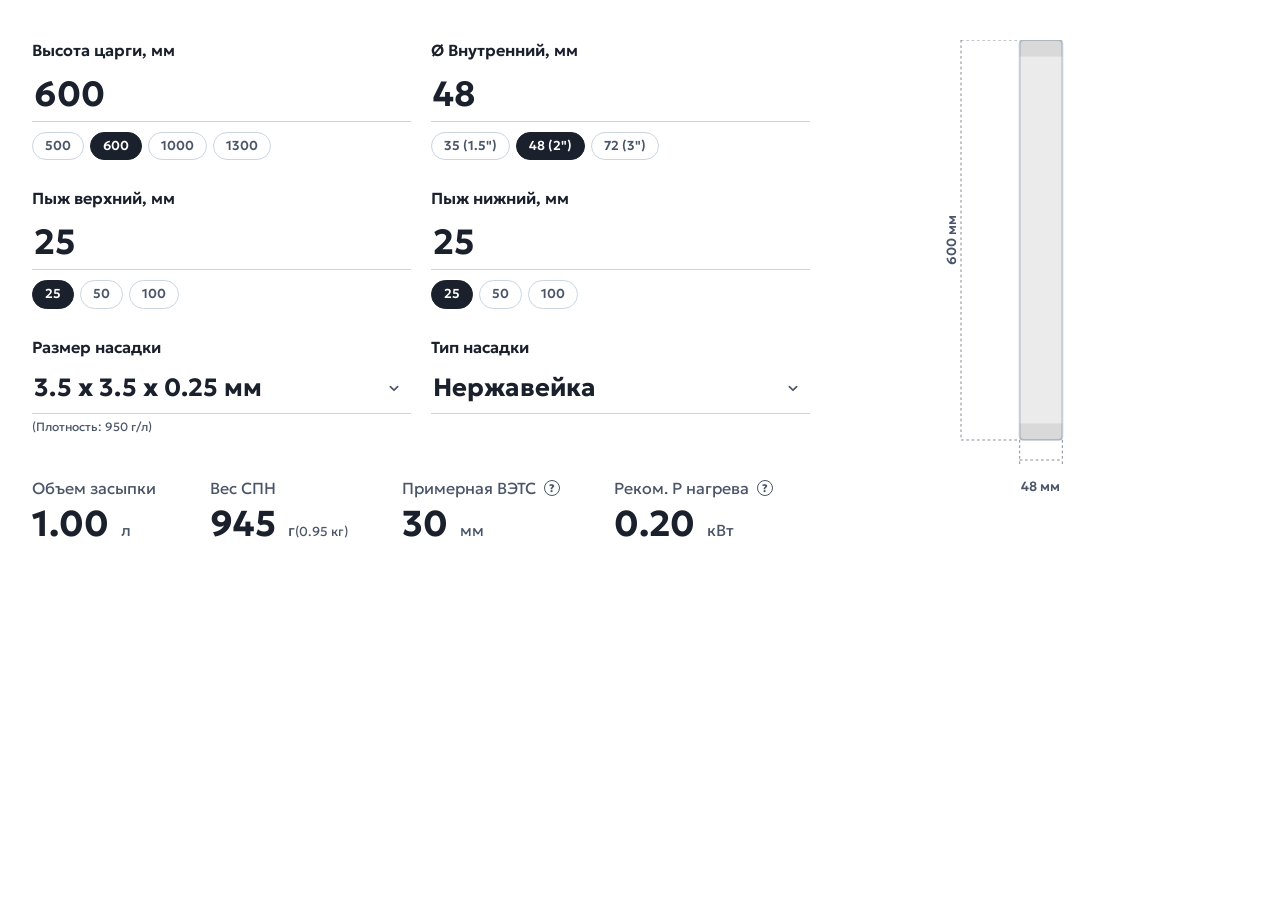
<file: спн расчет .html>
<!DOCTYPE html>
<html lang="ru">
<head>
    <meta charset="UTF-8">
    <meta name="viewport" content="width=device-width, initial-scale=1.0">
    <title>Калькулятор СПН v12.11 (Specificity Fix)</title>
    <link rel="preconnect" href="https://fonts.googleapis.com">
    <link rel="preconnect" href="https://fonts.gstatic.com" crossorigin>
    <link href="https://fonts.googleapis.com/css2?family=Geologica:wght@400;600;700&family=Space+Grotesk:wght@700&display=swap" rel="stylesheet">

    <style>
    /* --- Начало CSS (v12.11) --- */
    :root {
        --font-body: 'Geologica', sans-serif;
        --font-heading: 'Space Grotesk', sans-serif;
        --calc-bg: #FFFFFF;
        --calc-text: #1A202C;
        --calc-text-light: #4A5568;
        --calc-text-placeholder: #A0AEC0;
        --calc-border-color: #CBD5E0;
        --calc-border-focus-color: #4299E1;
        --calc-primary-accent: #1A202C;
        --calc-primary-accent-text: #FFFFFF;
        --calc-error: #E53E3E;
        --calc-error-bg: #FFF5F5;
        --calc-base-font-size: 16px;
        --calc-line-height: 1.5;
        --calc-radius: 20px;
        --calc-spacing-unit: 8px;
    }

    .spn-calc-container, .spn-calc-container *, .spn-calc-container button {
        margin: 0; padding: 0; border: 0; vertical-align: baseline;
        box-sizing: border-box; font-family: var(--font-body);
        background: none; color: inherit;
    }
    button { cursor: pointer; }

    .spn-calc-container {
        font-size: var(--calc-base-font-size);
        line-height: var(--calc-line-height);
        color: var(--calc-text);
        background-color: var(--calc-bg);
        margin: 0;
        padding: calc(var(--calc-spacing-unit) * 3) calc(var(--calc-spacing-unit) * 2);
        position: relative;
        width: 100%;
    }

    .spn-calc-container input[type=number]::-webkit-outer-spin-button,
    .spn-calc-container input[type=number]::-webkit-inner-spin-button {
        -webkit-appearance: none; margin: 0;
    }
    .spn-calc-container input[type=number] { -moz-appearance: textfield; }

    .spn-calc-header {
        font-family: var(--font-heading);
        font-size: 28px;
        font-weight: 700;
        line-height: 1.3;
        text-align: center;
        margin-bottom: calc(var(--calc-spacing-unit) * 4);
        color: var(--calc-text);
    }

    .spn-calc-card { overflow: hidden; }
    .spn-calc-card-content {
        display: flex; flex-wrap: wrap;
        gap: calc(var(--calc-spacing-unit) * 3);
    }

    .spn-calc-inputs-column { flex: 1 1 60%; padding: 0; min-width: 300px; }
    .spn-calc-visualization-column {
        flex: 1 1 30%;
        padding: 0; display: flex;
        align-items: center; justify-content: center;
        min-height: 280px;
    }

    .spn-calc-parameters {
        display: grid;
        grid-template-columns: 1fr;
        gap: calc(var(--calc-spacing-unit) * 3);
        margin-bottom: calc(var(--calc-spacing-unit) * 4);
    }

    .spn-calc-form-group {
        position: relative;
        display: flex;
        flex-direction: column;
    }

    .spn-calc-form-group label {
        display: block;
        font-size: 15px;
        font-weight: 600;
        margin-bottom: calc(var(--calc-spacing-unit) * 0.75);
        color: var(--calc-text);
        line-height: 1.3;
    }
    /* <<< ИЗМЕНЕНО: Добавлен .spn-calc-container для увеличения специфичности >>> */
    .spn-calc-container input[type="number"].spn-calc-form-control {
        padding: calc(var(--calc-spacing-unit) * 0.75) calc(var(--calc-spacing-unit) * 0.25);
        font-size: 35px; 
        font-weight: 700;
        line-height: 1.2;
        color: var(--calc-text);
        background-color: transparent;
        border: none;
        border-bottom: 1px solid var(--calc-border-color);
        border-radius: 0;
        transition: border-color 0.3s ease;
        -webkit-appearance: textfield;
        -moz-appearance: textfield;
        appearance: textfield;
        min-height: 50px; 
        width: 100%;
    }
    /* <<< ИЗМЕНЕНО: Добавлен .spn-calc-container для увеличения специфичности >>> */
    .spn-calc-container input[type="number"].spn-calc-form-control::placeholder {
        color: var(--calc-text-placeholder);
        font-weight: 400; /* Может переопределяться Elementor, если его специфичность выше */
        font-size: 15px; /* Может переопределяться Elementor */
    }
    /* <<< ИЗМЕНЕНО: Добавлен .spn-calc-container для увеличения специфичности >>> */
    .spn-calc-container input[type="number"].spn-calc-form-control:focus {
        border-color: var(--calc-border-focus-color);
        outline: 0; box-shadow: none;
    }

    /* Для селектов также можно добавить .spn-calc-container, если есть конфликты */
    .spn-calc-container select.spn-calc-form-control {
        font-size: 22px; 
        font-weight: 700;
        color: var(--calc-text);
        background-color: transparent;
        border: none;
        border-bottom: 1px solid var(--calc-border-color);
        border-radius: 0;
        padding: calc(var(--calc-spacing-unit) * 1) calc(var(--calc-spacing-unit) * 3.5) calc(var(--calc-spacing-unit) * 1) calc(var(--calc-spacing-unit) * 0.25);
        min-height: 46px;
        width: 100%;
        line-height: 1.2;
        cursor: pointer;
        -webkit-appearance: none; -moz-appearance: none; appearance: none;
        background-image: url("data:image/svg+xml,%3Csvg xmlns='http://www.w3.org/2000/svg' viewBox='0 0 16 16' fill='%234A5568'%3E%3Cpath fill-rule='evenodd' d='M4.22 6.22a.75.75 0 0 1 1.06 0L8 8.94l2.72-2.72a.75.75 0 1 1 1.06 1.06l-3.25 3.25a.75.75 0 0 1-1.06 0L4.22 7.28a.75.75 0 0 1 0-1.06Z' clip-rule='evenodd' /%3E%3C/svg%3E");
        background-repeat: no-repeat;
        background-position: right calc(var(--calc-spacing-unit) * 1) center;
        background-size: 18px 18px;
    }
    .spn-calc-container select.spn-calc-form-control:focus { border-color: var(--calc-border-focus-color); outline: 0; box-shadow: none; }
    .spn-calc-container select.spn-calc-form-control option { color: var(--calc-text); background-color: var(--calc-bg); font-size: 16px; font-weight: 400; }

    .spn-calc-container .spn-calc-form-control.is-invalid { border-color: var(--calc-error); } /* Добавлен .spn-calc-container */
    .spn-calc-container .spn-calc-form-control.is-invalid:focus { border-color: var(--calc-error); } /* Добавлен .spn-calc-container */

    .spn-calc-validation-message { font-size: 12px; color: var(--calc-error); margin-top: calc(var(--calc-spacing-unit) * 0.5); min-height: 1.3em; display: block; }
    .spn-calc-validation-message:empty { margin-top: 0; height: 0; visibility: hidden; min-height:0; }

    .spn-calc-density-display { display: block; font-size: 12px; color: var(--calc-text-light); margin-top: calc(var(--calc-spacing-unit) * 0.5); min-height: 1.3em; }
    .spn-calc-density-display:empty { min-height: 0; visibility: hidden; margin-top:0; }

    .spn-calc-quick-select { margin-top: calc(var(--calc-spacing-unit) * 1.25); display: flex; flex-wrap: wrap; gap: calc(var(--calc-spacing-unit) * 0.75); }
    button.spn-calc-quick-select-item {
        font-size: 13px;
        font-weight: 600; color: var(--calc-text-light); background-color: var(--calc-bg);
        border: 1px solid var(--calc-border-color); border-radius: var(--calc-radius);
        padding: calc(var(--calc-spacing-unit) * 0.6) calc(var(--calc-spacing-unit) * 1.5);
        cursor: pointer; transition: background-color 0.2s ease, color 0.2s ease, border-color 0.2s ease, transform 0.1s ease;
        line-height: 1.3;
    }
    button.spn-calc-quick-select-item:hover { border-color: var(--calc-primary-accent); color: var(--calc-primary-accent); background-color: #f5f5f5; }
    button.spn-calc-quick-select-item:active { transform: scale(0.95); }
    button.spn-calc-quick-select-item.is-active { background-color: var(--calc-primary-accent); color: var(--calc-primary-accent-text); border-color: var(--calc-primary-accent); }
    button.spn-calc-quick-select-item.is-active:hover { background-color: #333; border-color: #333; }

    .spn-calc-result {
        display: flex;
        flex-wrap: wrap;
        justify-content: space-between;
        gap: calc(var(--calc-spacing-unit) * 2);
        text-align: left;
        margin-top: calc(var(--calc-spacing-unit) * 4);
        position: relative;
    }
    .spn-calc-result-item {
        flex: 1 1 auto;
        min-width: 140px;
        margin-bottom: calc(var(--calc-spacing-unit) * 1.5);
    }
    .spn-calc-result-item.result-updated { animation: fadeInResult 0.4s ease forwards; }
    @keyframes fadeInResult { from { opacity: 0; transform: translateY(5px); } to { opacity: 1; transform: translateY(0); } }

    .spn-calc-result-title { font-size: 15px; font-weight: 400; color: var(--calc-text-light); margin-bottom: calc(var(--calc-spacing-unit) * 0.5); display: flex; align-items: center; }
    .spn-calc-result-value { font-size: 32px; font-weight: 700; color: var(--calc-text); line-height: 1.1; }
    .spn-calc-result-value span.unit { font-size: 15px; font-weight: 400; color: var(--calc-text-light); margin-left: calc(var(--calc-spacing-unit) * 0.5); }
    .spn-calc-result-value span.unit-kg { font-size: 13px; font-weight: 400; color: var(--calc-text-light); margin-left: var(--calc-spacing-unit) * 0.75; }

    .spn-calc-info-icon {
        display: inline-block; width: 16px; height: 16px;
        border: 1px solid var(--calc-text-light); border-radius: 50%;
        color: var(--calc-text-light); font-size: 11px; font-weight: 700;
        line-height: 14px; text-align: center;
        margin-left: var(--calc-spacing-unit); cursor: help;
        transition: background-color 0.2s ease, color 0.2s ease;
    }
    .spn-calc-info-icon:hover { background-color: var(--calc-text-light); color: var(--calc-bg); }

    .spn-calc-svg-container { width: 100%; max-width: 180px; margin: 0 auto; }
    .spn-calc-svg { width: 100%; height: auto; display: block; }

    #svg-column-outline { fill: none; stroke: var(--calc-border-color); stroke-width: 1.5; transition: x 0.3s ease, width 0.3s ease, height 0.3s ease; }
    #svg-packing { fill: rgba(0, 0, 0, 0.08); transition: fill 0.3s ease, x 0.3s ease, y 0.3s ease, width 0.3s ease, height 0.3s ease; }
    #svg-top-plug, #svg-bottom-plug { fill: rgba(0, 0, 0, 0.15); transition: fill 0.3s ease, x 0.3s ease, y 0.3s ease, width 0.3s ease, height 0.3s ease; }
    #svg-packing, #svg-top-plug, #svg-bottom-plug { stroke: none; }
    .svg-dimension-label {
        font-family: var(--font-body); font-size: 10px; font-weight: 600;
        fill: var(--calc-text-light); text-anchor: middle;
        transition: x 0.3s ease, y 0.3s ease, transform 0.3s ease, fill 0.3s ease, display 0.1s linear, dominant-baseline 0.1s linear;
    }
    .svg-dimension-line {
        stroke: var(--calc-text-light); stroke-width: 0.5; stroke-dasharray: 2 2;
        transition: x1 0.3s ease, y1 0.3s ease, x2 0.3s ease, y2 0.3s ease, stroke 0.3s ease, display 0.1s linear;
    }

    @media only screen and (min-width: 601px) and (max-width: 950px) { /* Планшеты */
        .spn-calc-parameters { grid-template-columns: repeat(2, 1fr); align-items: start; }
        .spn-calc-inputs-column { flex-basis: 55%; }
        .spn-calc-visualization-column { flex-basis: 40%; min-height: 300px;}
    }
    @media only screen and (max-width: 600px) { /* Мобильные */
        .spn-calc-header { font-size: 22px; margin-bottom: calc(var(--calc-spacing-unit) * 3); }
        .spn-calc-card-content { flex-direction: column; }
        .spn-calc-visualization-column { order: 1; min-height: 250px; margin-top: var(--calc-spacing-unit) * 2;}
        .spn-calc-inputs-column { order: 0; }
        /* Для .spn-calc-container input[type="number"].spn-calc-form-control специфичность уже повышена,
           поэтому если тут нужно другое значение font-size, его можно задать.
           Если нет, то будет наследоваться 35px. */
        /* .spn-calc-container input[type="number"].spn-calc-form-control { font-size: 28px; min-height: 48px; } */
        
        .spn-calc-container select.spn-calc-form-control { font-size: 20px; min-height: 44px; }
        .spn-calc-result-value { font-size: 28px; }
        .spn-calc-quick-select-item { font-size: 12px; padding: calc(var(--calc-spacing-unit) * 0.5) calc(var(--calc-spacing-unit) * 1.25); }
        .spn-calc-form-group label { font-size: 14px;}
    }

    @media (min-width: 951px) { /* ПК */
        .spn-calc-container { padding: calc(var(--calc-spacing-unit) * 4) calc(var(--calc-spacing-unit) * 3); }
        .spn-calc-header { font-size: 30px; text-align: left; margin-bottom: calc(var(--calc-spacing-unit) * 3.5); }
        .spn-calc-parameters {
            grid-template-columns: repeat(2, 1fr);
            gap: calc(var(--calc-spacing-unit) * 3.5) calc(var(--calc-spacing-unit) * 2.5);
            margin-bottom: calc(var(--calc-spacing-unit) * 5);
            align-items: start; 
        }
        /* Для .spn-calc-container input[type="number"].spn-calc-form-control специфичность уже повышена,
           здесь только min-height, если он отличается от базового. Font-size унаследуется 35px. */
        .spn-calc-container input[type="number"].spn-calc-form-control { 
            min-height: 50px; 
        }
        .spn-calc-container select.spn-calc-form-control { font-size: 25px; min-height: 50px; padding-top: calc(var(--calc-spacing-unit) * 1.25); padding-bottom: calc(var(--calc-spacing-unit) * 1.25); }
        .spn-calc-form-group label { font-size: 16px; }

        .spn-calc-result {
            margin-top: calc(var(--calc-spacing-unit) * 5);
        }
        .spn-calc-result-item { margin-bottom: 0; }
        .spn-calc-result-title { font-size: 16px; }
        .spn-calc-result-value { font-size: 36px; }
        .spn-calc-result-value span.unit { font-size: 16px; }

        .spn-calc-visualization-column { min-height: 320px; }
        .spn-calc-svg-container { max-width: 200px; }
    }
    /* --- Конец CSS --- */
    </style>
</head>
<body>

<!-- HTML остается таким же, как в v12.10 -->
<div class="spn-calc-container">
   <!-- <h2 class="spn-calc-header">Калькулятор засыпки СПН</h2>-->
    <div class="spn-calc-card">
        <div class="spn-calc-card-content">
            <div class="spn-calc-inputs-column" role="form" aria-labelledby="calc-header-inputs">
                 <h3 id="calc-header-inputs" class="visually-hidden">Параметры расчета</h3>
                 <div class="spn-calc-parameters">
                    <div class="spn-calc-form-group">
                        <label for="spnHeight">Высота царги, мм</label>
                        <input type="number" id="spnHeight" value="600" min="0" max="5000" step="10" class="spn-calc-form-control" placeholder="1000" aria-describedby="spnHeightValidation"/>
                        <div id="spnHeightValidation" class="spn-calc-validation-message" aria-live="polite"></div>
                        <div class="spn-calc-quick-select">
                            <button type="button" class="spn-calc-quick-select-item" data-value="500">500</button>
                            <button type="button" class="spn-calc-quick-select-item" data-value="600">600</button>
                            <button type="button" class="spn-calc-quick-select-item" data-value="1000">1000</button>
                            <button type="button" class="spn-calc-quick-select-item" data-value="1300">1300</button>
                        </div>
                    </div>
                    <div class="spn-calc-form-group">
                        <label for="spnDiameter">Ø Внутренний, мм</label>
                        <input type="number" id="spnDiameter" value="48" min="10" max="150" step="1" class="spn-calc-form-control" placeholder="48" aria-describedby="spnDiameterValidation"/>
                        <div id="spnDiameterValidation" class="spn-calc-validation-message" aria-live="polite"></div>
                        <div class="spn-calc-quick-select">
                            <button type="button" class="spn-calc-quick-select-item" data-value="35">35 (1.5")</button>
                            <button type="button" class="spn-calc-quick-select-item is-active" data-value="48">48 (2")</button>
                            <button type="button" class="spn-calc-quick-select-item" data-value="72">72 (3")</button>
                        </div>
                    </div>
                    <div class="spn-calc-form-group">
                        <label for="spnHeightTopRpn">Пыж верхний, мм</label>
                        <input type="number" id="spnHeightTopRpn" value="25" min="0" max="200" step="5" class="spn-calc-form-control" placeholder="25" aria-describedby="spnHeightTopRpnValidation"/>
                        <div id="spnHeightTopRpnValidation" class="spn-calc-validation-message" aria-live="polite"></div>
                        <div class="spn-calc-quick-select">
                            <button type="button" class="spn-calc-quick-select-item is-active" data-value="25">25</button>
                            <button type="button" class="spn-calc-quick-select-item" data-value="50">50</button>
                            <button type="button" class="spn-calc-quick-select-item" data-value="100">100</button>
                        </div>
                    </div>
                    <div class="spn-calc-form-group">
                        <label for="spnHeightBottomRpn">Пыж нижний, мм</label>
                        <input type="number" id="spnHeightBottomRpn" value="25" min="0" max="200" step="5" class="spn-calc-form-control" placeholder="25" aria-describedby="spnHeightBottomRpnValidation"/>
                        <div id="spnHeightBottomRpnValidation" class="spn-calc-validation-message" aria-live="polite"></div>
                        <div class="spn-calc-quick-select">
                            <button type="button" class="spn-calc-quick-select-item is-active" data-value="25">25</button>
                            <button type="button" class="spn-calc-quick-select-item" data-value="50">50</button>
                            <button type="button" class="spn-calc-quick-select-item" data-value="100">100</button>
                        </div>
                    </div>
                    <div class="spn-calc-form-group">
                        <label for="spnSize">Размер насадки</label>
                        <select id="spnSize" class="spn-calc-form-control" aria-describedby="spnDensityDisplay spnSizeValidation">
                        </select>
                        <div id="spnSizeValidation" class="spn-calc-validation-message" aria-live="polite"></div>
                        <span id="spnDensityDisplay" class="spn-calc-density-display"></span>
                    </div>
                    <div class="spn-calc-form-group">
                        <label for="spnType">Тип насадки</label>
                        <select id="spnType" class="spn-calc-form-control" aria-describedby="spnTypeValidation">
                            <option value="stainless">Нержавейка</option>
                            <option value="copper">Медь</option>
                        </select>
                        <div id="spnTypeValidation" class="spn-calc-validation-message" aria-live="polite"></div>
                        <span class="spn-calc-density-display"></span>
                    </div>
                 </div>
                 <div class="spn-calc-result" role="region" aria-label="Результаты расчета">
                     <div class="spn-calc-result-item" aria-live="polite"> <div class="spn-calc-result-title">Объем засыпки</div> <div class="spn-calc-result-value" id="spnResultVolume">0.00 <span class="unit">л</span></div> </div>
                     <div class="spn-calc-result-item" aria-live="polite"> <div class="spn-calc-result-title">Вес СПН</div> <div class="spn-calc-result-value" id="spnResultWeight">0 <span class="unit">г</span></div> </div>
                     <div class="spn-calc-result-item" aria-live="polite"> <div class="spn-calc-result-title"> Примерная ВЭТС <span class="spn-calc-info-icon" title="Высота Эквивалентная Теоретической Ступени. Очень приблизительная оценка, зависит от скорости пара, флегмового числа и других условий.">?</span> </div> <div class="spn-calc-result-value" id="spnResultHETP">N/A <span class="unit">мм</span></div> </div>
                     <div class="spn-calc-result-item" aria-live="polite"> <div class="spn-calc-result-title"> Реком. P нагрева <span class="spn-calc-info-icon" title="Ориентировочная мощность для работы близко к предзахлебной (~11 Вт/см²). Реальная может отличаться в зависимости от утепления, давления и других факторов.">?</span> </div> <div class="spn-calc-result-value" id="spnResultPower">N/A <span class="unit">кВт</span></div> </div>
                 </div>
            </div>
            <div class="spn-calc-visualization-column" role="img" aria-label="Визуализация царги с насадкой">
                <div class="spn-calc-svg-container">
                     <svg id="spn-svg" class="spn-calc-svg" viewBox="0 0 150 400" preserveAspectRatio="xMidYMid meet">
                       <rect id="svg-column-outline" x="25" y="0" width="100" height="300" rx="3"/>
                       <rect id="svg-bottom-plug" x="25" y="275" width="100" height="25"/>
                       <rect id="svg-packing" x="25" y="25" width="100" height="250"/>
                       <rect id="svg-top-plug" x="25" y="0" width="100" height="25"/>
                       <line id="svg-height-line-top" class="svg-dimension-line" x1="5" y1="0" x2="25" y2="0"/>
                       <line id="svg-height-line-bottom" class="svg-dimension-line" x1="5" y1="300" x2="25" y2="300"/>
                       <line id="svg-height-line-vert" class="svg-dimension-line" x1="15" y1="0" x2="15" y2="300"/>
                       <text id="svg-height-label" class="svg-dimension-label" x="15" y="150" transform="rotate(-90 15 150)">0 мм</text>
                       <line id="svg-diameter-line-left" class="svg-dimension-line" x1="25" y1="310" x2="25" y2="325"/>
                       <line id="svg-diameter-line-right" class="svg-dimension-line" x1="125" y1="310" x2="125" y2="325"/>
                       <line id="svg-diameter-line-horz" class="svg-dimension-line" x1="25" y1="315" x2="125" y2="315"/>
                       <text id="svg-diameter-label" class="svg-dimension-label" x="75" y="335">0 мм</text>
                    </svg>
                </div>
            </div>
        </div>
    </div>
    <div class="visually-hidden" aria-live="assertive" id="calc-status"></div>
</div>
<style>.visually-hidden { position: absolute; width: 1px; height: 1px; margin: -1px; padding: 0; overflow: hidden; clip: rect(0, 0, 0, 0); border: 0; }</style>

<script>
// --- JavaScript (v12.11 - Specificity Fix) ---
// JavaScript код остается таким же, как в v12.9/v12.10
// ... (весь JavaScript код из v12.9/v12.10) ...
document.addEventListener('DOMContentLoaded', function() {
  const heightInput = document.getElementById('spnHeight');
  const diameterInput = document.getElementById('spnDiameter');
  const heightTopRpnInput = document.getElementById('spnHeightTopRpn');
  const heightBottomRpnInput = document.getElementById('spnHeightBottomRpn');
  const typeSelect = document.getElementById('spnType');
  const sizeSelect = document.getElementById('spnSize');
  const resultItems = document.querySelectorAll('.spn-calc-result-item');
  const resultVolumeValue = document.getElementById('spnResultVolume');
  const resultWeightValue = document.getElementById('spnResultWeight');
  const hetpResultValue = document.getElementById('spnResultHETP');
  const powerResultValue = document.getElementById('spnResultPower');
  const parameterGroups = document.querySelectorAll('.spn-calc-form-group');
  const densityDisplaySpan = document.getElementById('spnDensityDisplay');
  const calcStatus = document.getElementById('calc-status');

  const svgColumnOutline = document.getElementById('svg-column-outline');
  const svgTopPlug = document.getElementById('svg-top-plug');
  const svgPacking = document.getElementById('svg-packing');
  const svgBottomPlug = document.getElementById('svg-bottom-plug');
  const svgHeightLabel = document.getElementById('svg-height-label');
  const svgDiameterLabel = document.getElementById('svg-diameter-label');
  const svgHeightLineVert = document.getElementById('svg-height-line-vert');
  const svgHeightLineTop = document.getElementById('svg-height-line-top');
  const svgHeightLineBottom = document.getElementById('svg-height-line-bottom');
  const svgDiameterLineLeft = document.getElementById('svg-diameter-line-left');
  const svgDiameterLineRight = document.getElementById('svg-diameter-line-right');
  const svgDiameterLineHorz = document.getElementById('svg-diameter-line-horz');

  const SVG_VIEWBOX_WIDTH = 150;
  const MAX_DIAMETER_MM = 150;
  const MAX_VISUAL_HEIGHT_SVG = 300;

  const spnData = {
    stainless: [
        { value: '1350', text: '2.0 х 2.0 х 0.2 мм', hetp_base_mm: 20 },
        { value: '850',  text: '3.0 х 3.0 х 0.2 мм', hetp_base_mm: 25 },
        { value: '1000', text: '3.0 х 3.0 х 0.25 мм', hetp_base_mm: 28 },
        { value: '950',  text: '3.5 х 3.5 х 0.25 мм', hetp_base_mm: 30 },
        { value: '900',  text: '4.0 х 4.0 х 0.3 мм', hetp_base_mm: 35 },
        { value: '950',  text: '5.0 х 5.0 х 0.4 мм', hetp_base_mm: 40 }
    ],
    copper: [
        { value: '1350', text: '3.0 х 3.0 х 0.25 мм', hetp_base_mm: 27 },
        { value: '1350', text: '3.5 х 3.5 х 0.25 мм', hetp_base_mm: 29 },
        { value: '1400', text: '4.0 х 4.0 х 0.3 мм', hetp_base_mm: 34 },
        { value: '1400', text: '5.0 х 5.0 х 0.4 мм', hetp_base_mm: 39 }
    ]
  };
  const defaultValues = { height: '600', diameter: '48', heightTopRpn: '25', heightBottomRpn: '25', type: 'stainless' };

  function getSelectedPackingData() {
        const selectedType = typeSelect.value;
        const selectedSizeValue = sizeSelect.value;
        if (!selectedType || !selectedSizeValue || !spnData[selectedType]) return null;
        return spnData[selectedType].find(option => option.value === selectedSizeValue);
  }

  function updateSizeOptions() {
        const selectedType = typeSelect.value;
        const currentSizeValue = sizeSelect.value;
        const options = spnData[selectedType] || [];
        sizeSelect.innerHTML = '';
        let newSelectedIndex = 0;
        let foundPreviousValueOrSimilar = false;
        if (options.length > 0) {
            options.forEach((optionData, index) => {
                const option = document.createElement('option');
                option.value = optionData.value;
                option.text = optionData.text;
                if (optionData.hetp_base_mm) { option.dataset.hetp = optionData.hetp_base_mm; }
                sizeSelect.add(option);
                if (optionData.value === currentSizeValue) {
                    newSelectedIndex = index;
                    foundPreviousValueOrSimilar = true;
                }
            });
            if (!foundPreviousValueOrSimilar && options.length > 0) {
                newSelectedIndex = Math.floor(options.length / 2);
            }
            sizeSelect.selectedIndex = newSelectedIndex;
        }
        runUpdates();
   }

function updateVisualization() {
    const height_mm = parseFloat(heightInput.value) || 0;
    const diameter_mm = parseFloat(diameterInput.value) || 0;
    const top_plug_mm = parseFloat(heightTopRpnInput.value) || 0;
    const bottom_plug_mm = parseFloat(heightBottomRpnInput.value) || 0;
    const selectedType = typeSelect.value;

    const SVG_COLUMN_MAX_WIDTH_UNITS = 100;
    const SVG_COLUMN_MIN_WIDTH_UNITS = 0;
    const SVG_DIM_LINE_X_COORD = 15; 
    const SVG_HEIGHT_LABEL_X_OFFSET = -7; 
    const SVG_DIAM_LABEL_Y_OFFSET = 20;
    const SVG_DIAM_LINE_Y_OFFSET = 15;

    let visual_col_width = (diameter_mm / MAX_DIAMETER_MM) * SVG_COLUMN_MAX_WIDTH_UNITS;
    visual_col_width = Math.max(SVG_COLUMN_MIN_WIDTH_UNITS, Math.min(visual_col_width, SVG_COLUMN_MAX_WIDTH_UNITS));
    if (diameter_mm <= 0) {
        visual_col_width = 0;
    }
    const visual_col_x = (SVG_VIEWBOX_WIDTH - visual_col_width) / 2;

    let svg_top_plug_h = 0, svg_packing_h = 0, svg_bottom_plug_h = 0, visual_total_col_h = 0;

    if (height_mm > 0 && diameter_mm > 0) {
        const actual_packing_mm = Math.max(0, height_mm - top_plug_mm - bottom_plug_mm);
        if (top_plug_mm + bottom_plug_mm >= height_mm) {
            const total_plugs_relevant_mm = top_plug_mm + bottom_plug_mm;
            if (total_plugs_relevant_mm > 0) {
                svg_top_plug_h = (top_plug_mm / total_plugs_relevant_mm) * MAX_VISUAL_HEIGHT_SVG;
                svg_bottom_plug_h = (bottom_plug_mm / total_plugs_relevant_mm) * MAX_VISUAL_HEIGHT_SVG;
            }
            svg_packing_h = 0;
        } else {
            svg_top_plug_h = (top_plug_mm / height_mm) * MAX_VISUAL_HEIGHT_SVG;
            svg_packing_h = (actual_packing_mm / height_mm) * MAX_VISUAL_HEIGHT_SVG;
            svg_bottom_plug_h = (bottom_plug_mm / height_mm) * MAX_VISUAL_HEIGHT_SVG;
        }
        visual_total_col_h = svg_top_plug_h + svg_packing_h + svg_bottom_plug_h;
        if (visual_total_col_h > MAX_VISUAL_HEIGHT_SVG && visual_total_col_h > 0.001) {
             const scale_correction = MAX_VISUAL_HEIGHT_SVG / visual_total_col_h;
             svg_top_plug_h *= scale_correction; svg_packing_h *= scale_correction; svg_bottom_plug_h *= scale_correction;
             visual_total_col_h = MAX_VISUAL_HEIGHT_SVG;
        }
        visual_total_col_h = Math.max(0, visual_total_col_h);
    }

    svgColumnOutline.setAttribute('x', visual_col_x); 
    svgColumnOutline.setAttribute('width', visual_col_width);
    svgColumnOutline.setAttribute('height', visual_total_col_h);
    svgTopPlug.setAttribute('x', visual_col_x); svgTopPlug.setAttribute('y', 0);
    svgTopPlug.setAttribute('width', visual_col_width); svgTopPlug.setAttribute('height', svg_top_plug_h);
    svgPacking.setAttribute('x', visual_col_x); svgPacking.setAttribute('y', svg_top_plug_h);
    svgPacking.setAttribute('width', visual_col_width); svgPacking.setAttribute('height', svg_packing_h);
    svgPacking.style.fill = selectedType === 'copper' ? 'rgba(184, 115, 51, 0.15)' : 'rgba(0, 0, 0, 0.08)';
    svgBottomPlug.setAttribute('x', visual_col_x); svgBottomPlug.setAttribute('y', svg_top_plug_h + svg_packing_h);
    svgBottomPlug.setAttribute('width', visual_col_width); svgBottomPlug.setAttribute('height', svg_bottom_plug_h);

    svgHeightLabel.textContent = `${height_mm.toFixed(0)} мм`;
    if (visual_total_col_h > 1 && diameter_mm > 0) {
        const visual_center_y = visual_total_col_h / 2;
        svgHeightLineVert.setAttribute('x1', SVG_DIM_LINE_X_COORD); svgHeightLineVert.setAttribute('x2', SVG_DIM_LINE_X_COORD);
        svgHeightLineVert.setAttribute('y1', 0); svgHeightLineVert.setAttribute('y2', visual_total_col_h);
        svgHeightLineVert.style.display = '';
        svgHeightLineTop.setAttribute('x1', SVG_DIM_LINE_X_COORD); svgHeightLineTop.setAttribute('x2', visual_col_x);
        svgHeightLineTop.setAttribute('y1', 0); svgHeightLineTop.setAttribute('y2', 0);
        svgHeightLineTop.style.display = '';
        svgHeightLineBottom.setAttribute('x1', SVG_DIM_LINE_X_COORD); svgHeightLineBottom.setAttribute('x2', visual_col_x);
        svgHeightLineBottom.setAttribute('y1', visual_total_col_h); svgHeightLineBottom.setAttribute('y2', visual_total_col_h);
        svgHeightLineBottom.style.display = '';

        const rotatedLabelX = SVG_DIM_LINE_X_COORD + SVG_HEIGHT_LABEL_X_OFFSET;
        svgHeightLabel.setAttribute('x', rotatedLabelX);
        svgHeightLabel.setAttribute('y', visual_center_y);
        svgHeightLabel.setAttribute('transform', `rotate(-90 ${rotatedLabelX} ${visual_center_y})`);
        svgHeightLabel.setAttribute('text-anchor', 'middle');
        svgHeightLabel.setAttribute('dominant-baseline', 'central');
        svgHeightLabel.style.display = '';
    } else {
        svgHeightLineVert.style.display = 'none'; svgHeightLineTop.style.display = 'none'; svgHeightLineBottom.style.display = 'none';
        svgHeightLabel.setAttribute('x', 5);
        svgHeightLabel.setAttribute('y', 15);
        svgHeightLabel.setAttribute('transform', 'rotate(0)');
        svgHeightLabel.setAttribute('text-anchor', 'start');
        svgHeightLabel.setAttribute('dominant-baseline', 'hanging');
        svgHeightLabel.style.display = '';
    }

    svgDiameterLabel.textContent = `${diameter_mm.toFixed(0)} мм`; 
    if (diameter_mm > 0 && visual_col_width > 0 && height_mm > 0) {
        const diam_line_y = visual_total_col_h + SVG_DIAM_LINE_Y_OFFSET;
        const diam_label_y = diam_line_y + SVG_DIAM_LABEL_Y_OFFSET;
        svgDiameterLineHorz.setAttribute('x1', visual_col_x); svgDiameterLineHorz.setAttribute('x2', visual_col_x + visual_col_width);
        svgDiameterLineHorz.setAttribute('y1', diam_line_y); svgDiameterLineHorz.setAttribute('y2', diam_line_y);
        svgDiameterLineHorz.style.display = '';
        svgDiameterLineLeft.setAttribute('x1', visual_col_x); svgDiameterLineLeft.setAttribute('x2', visual_col_x);
        svgDiameterLineLeft.setAttribute('y1', visual_total_col_h); svgDiameterLineLeft.setAttribute('y2', diam_line_y + 5);
        svgDiameterLineLeft.style.display = '';
        svgDiameterLineRight.setAttribute('x1', visual_col_x + visual_col_width); svgDiameterLineRight.setAttribute('x2', visual_col_x + visual_col_width);
        svgDiameterLineRight.setAttribute('y1', visual_total_col_h); svgDiameterLineRight.setAttribute('y2', diam_line_y + 5);
        svgDiameterLineRight.style.display = '';
        svgDiameterLabel.setAttribute('x', visual_col_x + visual_col_width / 2);
        svgDiameterLabel.setAttribute('y', diam_label_y);
        svgDiameterLabel.setAttribute('text-anchor', 'middle');
        svgDiameterLabel.setAttribute('dominant-baseline', 'central');
        svgDiameterLabel.style.display = '';
    } else {
        svgDiameterLineHorz.style.display = 'none'; svgDiameterLineLeft.style.display = 'none'; svgDiameterLineRight.style.display = 'none';
        let fallback_diam_label_y = MAX_VISUAL_HEIGHT_SVG + SVG_DIAM_LINE_Y_OFFSET + SVG_DIAM_LABEL_Y_OFFSET + 10;
        if (visual_total_col_h > 1 && diameter_mm <= 0) {
             fallback_diam_label_y = visual_total_col_h + SVG_DIAM_LINE_Y_OFFSET + SVG_DIAM_LABEL_Y_OFFSET;
        } else if (height_mm <= 0 && diameter_mm > 0) {
            fallback_diam_label_y = 30;
        }
        svgDiameterLabel.setAttribute('x', SVG_VIEWBOX_WIDTH / 2);
        svgDiameterLabel.setAttribute('y', fallback_diam_label_y);
        svgDiameterLabel.setAttribute('text-anchor', 'middle');
        svgDiameterLabel.setAttribute('dominant-baseline', 'central');
        svgDiameterLabel.style.display = '';
    }
}

  function validateInputs() {
    const heightVal = parseFloat(heightInput.value) || 0;
    const diameterVal = parseFloat(diameterInput.value) || 0;
    const heightTopRpnVal = parseFloat(heightTopRpnInput.value) || 0;
    const heightBottomRpnVal = parseFloat(heightBottomRpnInput.value) || 0;
    let isValid = true;
    [heightInput, diameterInput, heightTopRpnInput, heightBottomRpnInput, typeSelect, sizeSelect].forEach(el => {
        el.classList.remove('is-invalid');
        const validationMsgId = el.getAttribute('aria-describedby')?.split(' ')[0];
        if (validationMsgId) {
            const validationMsgEl = document.getElementById(validationMsgId);
            if (validationMsgEl && validationMsgEl.classList.contains('spn-calc-validation-message')) {
                validationMsgEl.textContent = '';
            }
        }
    });
    if (calcStatus.textContent.startsWith("Ошибка:")) calcStatus.textContent = "";
    if (heightVal > 0 && (heightTopRpnVal + heightBottomRpnVal >= heightVal)) {
        isValid = false;
        const msg = "Сумма пыжей ≥ высоты царги!";
        [heightInput, heightTopRpnInput, heightBottomRpnInput].forEach(inp => inp.classList.add('is-invalid'));
        document.getElementById('spnHeightValidation').textContent = msg;
        if (!calcStatus.textContent.startsWith("Ошибка:")) calcStatus.textContent = "Ошибка: " + msg;
    }
    if (diameterInput.value.trim() !== '' && diameterVal <=0) {
        isValid = false; diameterInput.classList.add('is-invalid');
        const msg = "Диаметр должен быть > 0";
        document.getElementById('spnDiameterValidation').textContent = msg;
        if (!calcStatus.textContent.startsWith("Ошибка:")) calcStatus.textContent = "Ошибка: " + msg;
    }
     if (heightInput.value.trim() !== '' && heightVal <= 0) {
        isValid = false; heightInput.classList.add('is-invalid');
        const msg = "Высота царги должна быть > 0";
        document.getElementById('spnHeightValidation').textContent = msg;
         if (!calcStatus.textContent.startsWith("Ошибка:")) calcStatus.textContent = "Ошибка: " + msg;
    }
    return isValid;
}

  function updateResult() {
      const height = parseFloat(heightInput.value) || 0;
      const diameter = parseFloat(diameterInput.value) || 0;
      const heightTopRpn = parseFloat(heightTopRpnInput.value) || 0;
      const heightBottomRpn = parseFloat(heightBottomRpnInput.value) || 0;
      const selectedSizeOption = sizeSelect.options[sizeSelect.selectedIndex];
      const density = selectedSizeOption ? parseFloat(selectedSizeOption.value) : 0;
      const inputsAreValid = validateInputs();
      const packingData = getSelectedPackingData();
      const canCalculate = inputsAreValid && height > 0 && diameter > 0 && density > 0;
      let volumeL_val = 0, weightG_val = 0, weightKg_val = 0;
      let hetp_mm_val = "N/A", power_kW_val = "N/A", powerFormatted = "N/A";
      if (canCalculate) {
          const radiusM = diameter / 1000 / 2;
          let fillHeightM = Math.max(0, (height - heightTopRpn - heightBottomRpn)) / 1000;
          volumeL_val = Math.PI * radiusM * radiusM * fillHeightM * 1000;
          weightG_val = volumeL_val * density;
          weightKg_val = weightG_val / 1000;
          if (packingData && packingData.hetp_base_mm) {
              const baseHetp = packingData.hetp_base_mm;
              const diameterCorrection = Math.max(0, (diameter - 50) / 20) * 1;
              hetp_mm_val = (baseHetp + diameterCorrection).toFixed(0);
          }
          const diameter_cm = diameter / 10;
          const radius_cm = diameter_cm / 2;
          const area_cm2 = Math.PI * radius_cm * radius_cm;
          const power_W = 11 * area_cm2;
          power_kW_val = (power_W / 1000);
          powerFormatted = power_kW_val < 10 ? power_kW_val.toFixed(2) : power_kW_val.toFixed(1);
      }
      resultVolumeValue.innerHTML = `${volumeL_val > 0 ? volumeL_val.toFixed(2) : '0.00'} <span class="unit">л</span>`;
      resultWeightValue.innerHTML = `${weightG_val > 0 ? weightG_val.toFixed(0) : '0'} <span class="unit">г</span><span class="unit-kg">(${weightKg_val > 0 ? weightKg_val.toFixed(2) : '0.00'} кг)</span>`;
      hetpResultValue.innerHTML = `${hetp_mm_val} <span class="unit">мм</span>`;
      powerResultValue.innerHTML = `${powerFormatted} <span class="unit">кВт</span>`;
      resultItems.forEach(item => {
          item.classList.remove('result-updated');
          void item.offsetWidth;
          item.classList.add('result-updated');
      });
      if (inputsAreValid && !calcStatus.textContent.startsWith("Ошибка:")) {
         if (document.activeElement !== heightInput && document.activeElement !== diameterInput &&
             document.activeElement !== heightTopRpnInput && document.activeElement !== heightBottomRpnInput) {
            calcStatus.textContent = 'Расчет обновлен.';
         }
      }
  }

  function updateButtonActiveStates() {
     parameterGroups.forEach(group => {
        const inputElement = group.querySelector('input.spn-calc-form-control, select.spn-calc-form-control');
        const quickSelectItems = group.querySelectorAll('button.spn-calc-quick-select-item');
        if (inputElement && quickSelectItems.length > 0) {
            const currentValue = inputElement.value;
            quickSelectItems.forEach(button => {
                if (button.getAttribute('data-value') === currentValue) {
                    button.classList.add('is-active');
                } else {
                    button.classList.remove('is-active');
                }
            });
        }
    });
  }

  function runUpdates() {
    if (sizeSelect.options.length > 0 && sizeSelect.selectedIndex >= 0) {
        const selectedOption = sizeSelect.options[sizeSelect.selectedIndex];
        const selectedDensity = selectedOption.value;
        const densityText = selectedDensity ? `(Плотность: ${selectedDensity} г/л)` : '';
        densityDisplaySpan.textContent = densityText;
    } else {
        densityDisplaySpan.textContent = '';
    }
    updateButtonActiveStates();
    updateVisualization();
    updateResult();
  }

  parameterGroups.forEach(group => {
    const inputElement = group.querySelector('.spn-calc-form-control');
    if (inputElement) {
        const eventType = (inputElement.tagName.toLowerCase() === 'input' && inputElement.type === 'number') ? 'input' : 'change';
        inputElement.addEventListener(eventType, runUpdates);
    }
  });
  typeSelect.addEventListener('change', updateSizeOptions);
  parameterGroups.forEach(group => {
    const quickSelectItems = group.querySelectorAll('button.spn-calc-quick-select-item');
    const inputElement = group.querySelector('.spn-calc-form-control');
    if (quickSelectItems.length > 0 && inputElement) {
        quickSelectItems.forEach(button => {
            button.addEventListener('click', function() {
                const value = this.getAttribute('data-value');
                if (value !== null) {
                    inputElement.value = value;
                    const eventNameToTrigger = (inputElement.tagName.toLowerCase() === 'input' && inputElement.type === 'number') ? 'input' : 'change';
                    inputElement.dispatchEvent(new Event(eventNameToTrigger, { bubbles: true }));
                }
            });
        });
    }
  });
  document.querySelectorAll('.spn-calc-container input[type="number"]').forEach(input => {
    input.addEventListener('wheel', (event) => {}, { passive: true });
  });

  heightInput.value = defaultValues.height;
  diameterInput.value = defaultValues.diameter;
  heightTopRpnInput.value = defaultValues.heightTopRpn;
  heightBottomRpnInput.value = defaultValues.heightBottomRpn;
  typeSelect.value = defaultValues.type;
  updateSizeOptions();

});
</script>

</body>
</html>
</file>
